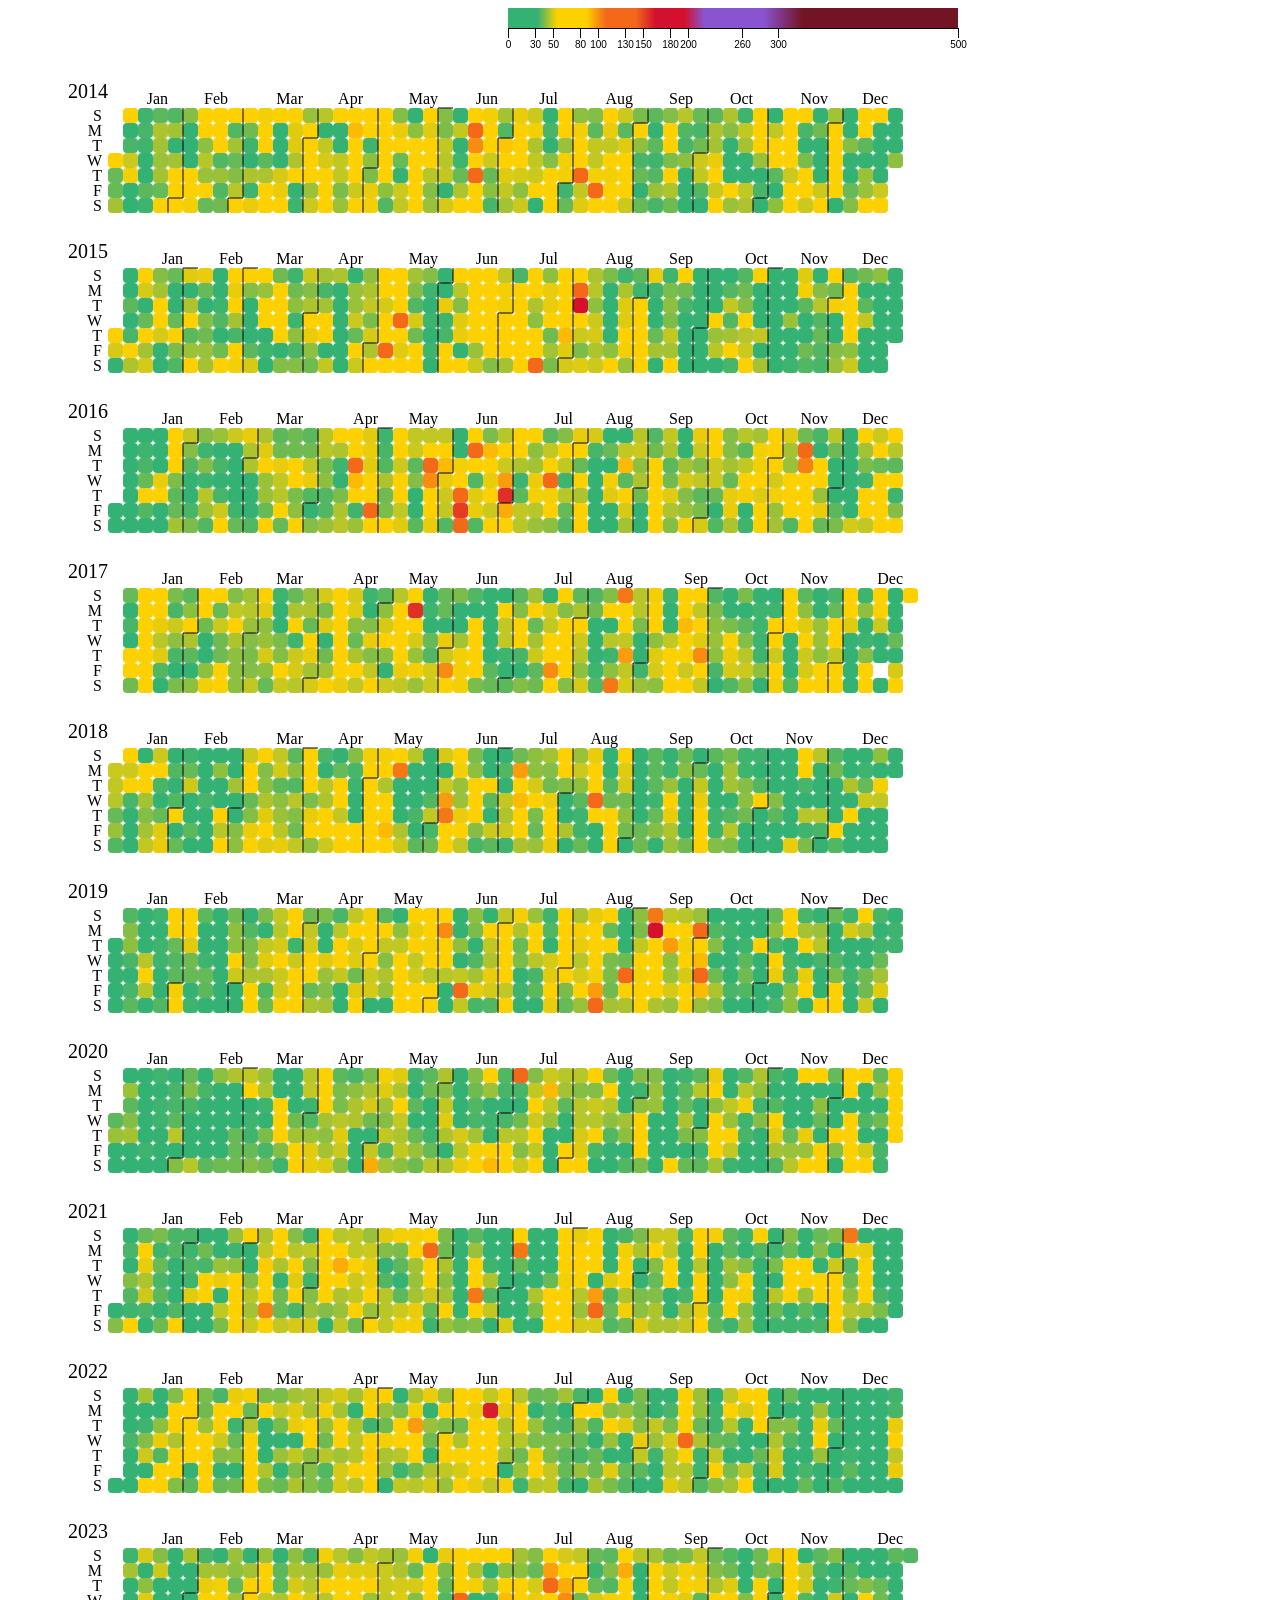
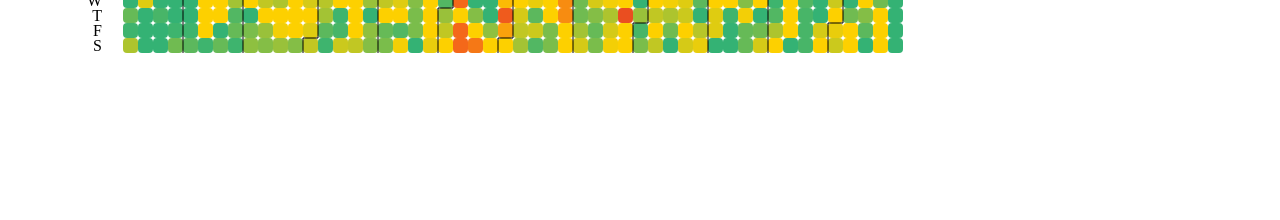
<file: year_view.html>
<!DOCTYPE html>
<html lang="en">
<head>
<meta charset="UTF-8">
<script src="d3.v7.js"></script>
<link href='https://fonts.googleapis.com/css?family=Inter' rel='stylesheet'>

<link rel="stylesheet" href="font.css">
<head>

</head>
<title>Vertical Navigation Bar</title>

</head>
<body>
<div class = 'container' id = 'content'>
</div>
</body>
</html>
<style>
    .heatmap rect {
        stroke: #555;
    }
</style>
<script src="https://d3js.org/d3.v7.min.js"></script>

<script>
  const view_type = "gradient"
  const step = 10
  const show_pie = 0
  const svg = d3.select(".container").append("svg").attr("width",1600).attr("height",1800)
      margin = {top: 20, right: 0, bottom: 30, left: 40},
      width = +svg.attr("width") - margin.left - margin.right,
      height = +svg.attr("height") - margin.top - margin.bottom,
      gridSize = 15

// Parse the date and create a new structure
const dayFormat = d3.timeFormat("%w"), // Week day as decimal number
      weekFormat = d3.timeFormat("%U"), // Week number of the year
      parseDate = d3.timeParse("%m/%d/%Y");


const years = [2014,2015,2016,2017,2018,2019,2020,2021,2022,2023]
// Load the CSV file
d3.csv("2014-2023.csv").then(data => {
  for(i in years){
    year = years[i]

    const parseDate = d3.timeParse("%m/%d/%Y");
    let filteredData = data.filter(d => parseDate(d.Date).getFullYear() == year);

    // Parse and convert data types
    filteredData.forEach(d => {
        const parsedDate = new Date(d.Date); // Convert string to Date object
        // Format date to MM/DD/YYYY
        d.real_date = parsedDate
        d.date = `${String(parsedDate.getMonth() + 1).padStart(2, '0')}/${String(parsedDate.getDate()).padStart(2, '0')}/${parsedDate.getFullYear()}`;
        d.value = +d.Value; // Convert string to number
        d.Type = d.Type
    });
    filteredData = filteredData.sort((a, b) => a.real_date - b.real_date);

    // Group by date and find max value in each group
    let groupedData = d3.rollups(filteredData, (v) => {
    // Finding the entry with the maximum 'value'
    const maxEntry = v.reduce((prev, curr) => (prev.value > curr.value ? prev : curr), v[0]);
    return {
        Value: maxEntry.value,
        Type: maxEntry.Type // Assuming 'type' is the attribute you want to retain
    };
}, d => d.date);
    const group = svg.append("g").attr("transform",`translate(100,${100+160*i})`)
    group.append("text").text(year).attr("x",0).attr("y",-10).attr("text-anchor","end").attr("font-size",20)

    const cards = group.selectAll(".hour")
        .data(groupedData)
        .enter().append("rect")
        .attr("x", d => weekFormat(parseDate(d[0])) * gridSize)
        .attr("y", d => dayFormat(parseDate(d[0])) * gridSize)
        .attr("rx", 4)
        .attr("ry", 4)
        .attr("class", "hour bordered")
        .attr("width", gridSize)
        .attr("height", gridSize)
    if(view_type=="DP"){
      cards.style("fill", d => DP_fill(d[1].Type));
    }
    else if(view_type=="gradient"){
      cards.style("fill", d => color_fill(d[1].Value));
    }
    else{
      cards.style("fill", d => color_fill1(d[1].Value));
    }




    cards.append("title")
        .text(d => `${d[0]}: ${d[1]}`);

    const days = ["S", "M", "T", "W", "T", "F", "S"];
    const months = ["Jan", "Feb", "Mar", "Apr", "May", "Jun", "Jul", "Aug", "Sep", "Oct", "Nov", "Dec"];


    // Create y-axis to show the days of the week
    const yAxis = group.append("g")
        .attr("class", "axis")

yAxis.selectAll("text")
    .data(days)
    .enter().append("text")
    .text(d => d)
    .attr("x", 0)
    .attr("y", (d, i) => i * gridSize + gridSize / 2)
    .style("text-anchor", "end")
    .attr("transform", "translate(-6," + gridSize / 3+ ")");


const parsedData = groupedData.map(d => ({
  date: parseDate(d[0]),
  value: d[1]
}));
    count = 0
    let date, month
    for(i in groupedData){
      if(i>1){
        d = groupedData[i]
        date = parseDate(d[0]);
        month = date.getMonth();
        if (month !== parseDate(groupedData[i-1][0]).getMonth()){
          const dayOfWeek = date.getDay();
          const week = +weekFormat(date);
          const x = week * gridSize; // x position
          const y = dayOfWeek * gridSize; // y position
          group.append("text").text(months[count]).attr("x",x).attr("y",-4).attr("text-anchor","end")
          group.append("line").attr("x1",x).attr("x2",x+gridSize).attr("y1",y).attr("y2",y).attr("stroke","black")
          group.append("line").attr("x1",x).attr("x2",x).attr("y1",y).attr("y2",gridSize*7).attr("stroke","black")
          group.append("line").attr("x1",x+gridSize).attr("x2",x+gridSize).attr("y1",y).attr("y2",0).attr("stroke","black")
          count+=1
        }

      }
}
const dayOfWeek = date.getDay();
const week = +weekFormat(date);
const x = week * gridSize; // x position
group.append("text").text(months[11]).attr("x",x).attr("y",-4).attr("text-anchor","end")
if(show_pie==1){


for(i in groupedData){
  groupedData[i] = [groupedData[i][0],groupedData[i][1].Value,groupedData[i][1].Type,color_type(groupedData[i][1].Value)]
}
const categoryCounts = countCategories(groupedData,view_type);
console.log(categoryCounts)

const data1 = Object.entries(countCategories(groupedData,view_type)).map(([key, value]) => ({
      label: key,
      value: value
  }));
  var radius = 60

  g = group.append("g").attr("transform", `translate(1000,50)`);

  const pie = d3.pie()
      .sort(null)
      .value(d => d.value);

  const path = d3.arc()
      .outerRadius(radius - 10)
      .innerRadius(radius / 2);  // Adjust innerRadius here for donut shape

  const label = d3.arc()
      .outerRadius(radius - 40)
      .innerRadius(radius - 40);

  const arc = g.selectAll(".arc")
      .data(pie(data1))
      .enter().append("g")
        .attr("class", "arc");
  if(view_type=="DP"){
    arc.append("path")
        .attr("d", path)
        .attr("fill", d => DP_fill(d.data.label));

  }
  else{
    arc.append("path")
        .attr("d", path)
        .attr("fill", d => color_fill2(d.data.label));
  }

  arc.append("text")
      .attr("transform", d => `translate(${label.centroid(d)})`)
      .attr("dy", "0.35em")
      .text(d => d.data.label);
  }
  }
  let scale
  gLegend = svg.append("g").attr("transform", `translate(500,0)`);
   if(view_type=='gradient'){
     scale = 2.4
     // Create a linear gradient for the color scale
     const gradient = gLegend.append("defs")
       .append("linearGradient")
       .attr("id", "gradient")
       .attr("x1", "0%")
       .attr("x2", "100%")
       .attr("y1", "0%")
       .attr("y2", "0%");

     // Define the color stops from the colorRanges
     colorRanges.forEach((range, index) => {
       console.log(index,range.color,range.threshold)
       gradient.append("stop")
         .attr("offset", `${range.threshold*scale / (colorRanges.length - 1)}%`)
         .attr("stop-color", range.color);
     });

     // Add a rectangle to visualize the gradient
     gLegend.append("rect")
       .attr("x",0)
       .attr("y", 0)
       .attr("width", 450)
       .attr("height", 20)
       .style("fill", "url(#gradient)");

     // Add axis to represent the thresholds
     const xScale = d3.scaleLinear()
       .domain([colorRanges[0].threshold, colorRanges[colorRanges.length - 1].threshold])
       .range([0, 450]);

     const xAxis = d3.axisBottom(xScale)
       .tickSize(10)
       .tickValues(colorRanges.map(d => d.threshold))
       .tickFormat(d3.format(".0f"));

     gLegend.append("g")
       .attr("class", "x axis")
       .attr("transform", `translate(0,20)`)
       .call(xAxis);
   }
   else{
     range = [0,50,100,150,200,300,500]
     for(i in range){
       if(i>0){
         gLegend.append("rect")
           .attr("x",range[i-1]*0.8)
           .attr("y", 0)
           .attr("width", (range[i]-range[i-1])*0.8)
           .attr("height", 20)
           .style("fill", color_fill1(range[i]));

       }
       gLegend.append("text")
         .attr("x",range[i]*0.8+5)
         .attr("y", 36)
         .text(range[i])
         .attr("text-anchor","end")
     }
   }



}).catch(error => {
    console.error('Error loading or processing data:', error);
});

function DP_fill(d){
  if(d=='O3'){
    return "steelblue"
  }
  else if(d=='PM2.5'){
    return "purple"
  }
  else if(d=='NO2'){
    return "grey"
  }
  else if (d=='PM10'){
    return "pink"
  }

}
let colorRanges = [
  { threshold: 0, color: '#34B274' },
  { threshold: 30, color: '#34B274' },
  { threshold: 50, color: '#FDD000' },
  { threshold: 80, color: '#FDD000' },
  { threshold: 100, color: '#F4681A' },
  { threshold: 130, color: '#F4681A' },
  { threshold: 150, color: '#D3112E' },
  { threshold: 180, color: '#D3112E' },
  { threshold: 200, color: '#8854D0' },
  { threshold: 260, color: '#8854D0' },
  { threshold: 300, color: '#731425' },
  { threshold: 500, color: '#731425' },
  // ... Add other ranges here
];

// Create individual scales for each gradient range
const scales = colorRanges.slice(0, -1).map((range, i) => {
  const nextRange = colorRanges[i + 1];
  return {
    scale: d3.scaleLinear()
             .domain([range.threshold, nextRange.threshold])
             .range([range.color, nextRange.color]),
    maxThreshold: nextRange.threshold
  };
});

function color_fill(d) {
  if (d === 'Missing') {
    return '#bbbbbb'; // Missing data color
  } else if (d < colorRanges[0].threshold) {
    return colorRanges[0].color; // Use the first color below the first threshold
  } else {
    // Find the correct scale based on the value of d
    const scale = scales.find(s => d < s.maxThreshold);
    if (scale) {
      return scale.scale(d); // Return the color for the value within the range
    } else {
      return colorRanges[colorRanges.length - 1].color; // Use the last color above the last threshold
    }
  }
}
function color_type(d){
  if(d<51){
    return 'Good';}
  else if (d<101){return 'Moderate';}
  else if (d<151){return 'Unhealthy for sensitive group';}
  else if (d<201){return 'Unhealthy';}
  else if (d<301){return 'Very Unhealthy';}
  else if (d<501){return 'Hazardous';}
}
function color_fill2(d){
  if(d=='Good'){
    return '#34B274';}
  else if (d=='Moderate'){return '#FDD000';}
  else if (d=='Unhealthy for sensitive group'){return '#F4681A';}
  else if (d=='Unhealthy'){return '#D3112E';}
  else if (d=='Very Unhealthy'){return '#8854D0';}
  else if (d=='Hazardous'){return '#731425';}
  else if (d=='Missing'){
    return '#bbbbbb'
  }
}
function color_fill1(d){
  if(d<51){
    return '#34B274';}
  else if (d<101){return '#FDD000';}
  else if (d<151){return '#F4681A';}
  else if (d<201){return '#D3112E';}
  else if (d<301){return '#8854D0';}
  else if (d<501){return '#731425';}
  else if (d=='Missing'){
    return '#bbbbbb'
  }
}
// Function to count categories
function countCategories(data,countCategories) {
  if(countCategories=='DP'){
    return data.reduce((acc, curr) => {
        const category = curr[2]; // Assuming the category is always in the third element
        acc[category] = (acc[category] || 0) + 1;
        return acc;
    }, {});
  }
  else{
    return data.reduce((acc, curr) => {
        const category = curr[3]; // Assuming the category is always in the third element
        acc[category] = (acc[category] || 0) + 1;
        return acc;
    }, {});
  }

}


</script>
</file>
